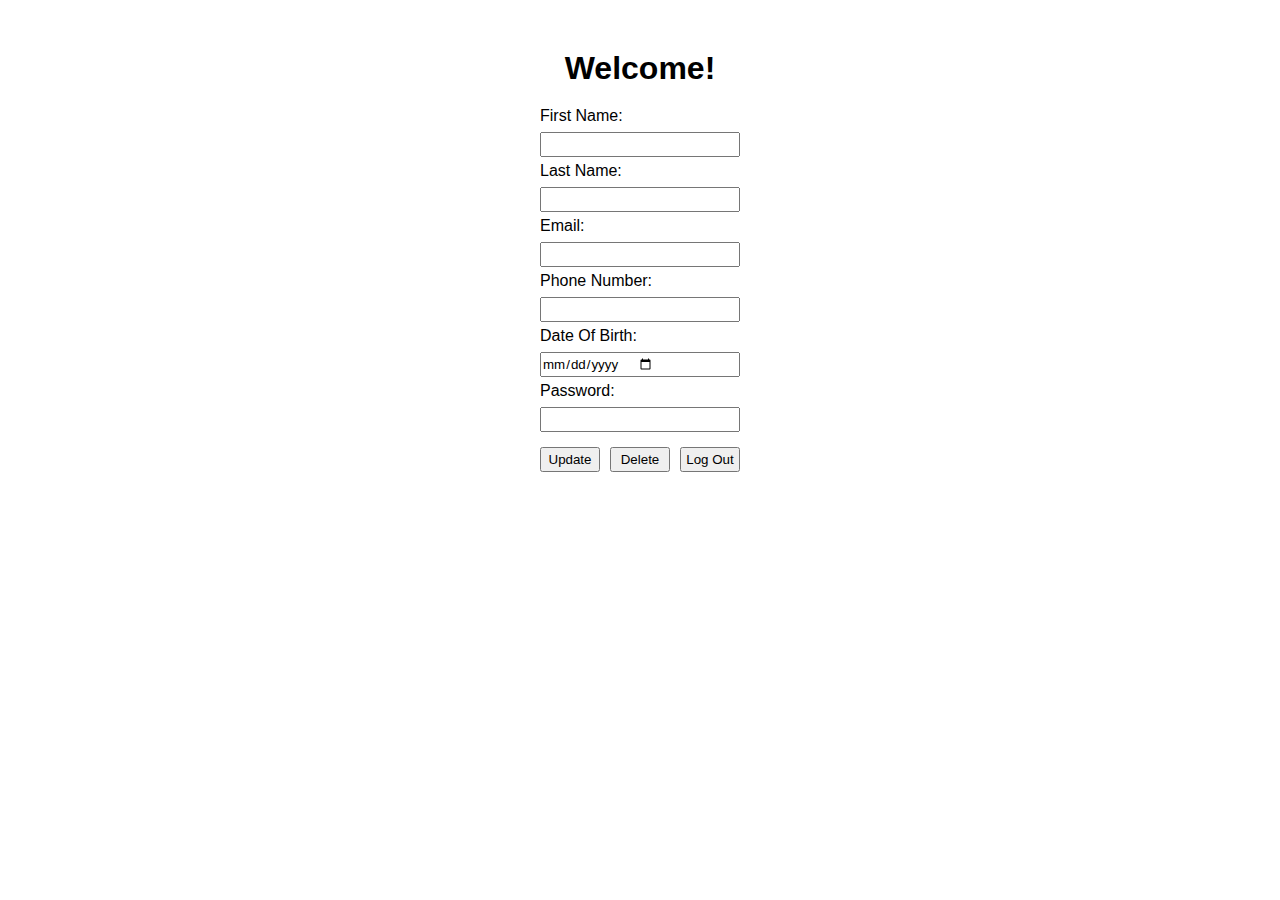
<file: profile.html>
<!DOCTYPE html>
<html lang="en">

<head>
  <meta charset="UTF-8">
  <meta http-equiv="X-UA-Compatible" content="IE=edge">
  <meta name="viewport" content="width=device-width, initial-scale=1.0">
  <link rel="stylesheet" href="css/profile.css">
  <title>Profile</title>
</head>

<body>
  <div class="title-profile">
    <h1>Welcome!</h1>
  </div>
  <form>
    <label for="first-name">First Name:</label>
    <input type="text" id="first-name">
    <label for="last-name">Last Name:</label>
    <input type="text" id="last-name">
    <label for="email">Email:</label>
    <input type="text" id="email">
    <label for="phone-number">Phone Number:</label>
    <input type="tel" id="phone-number">
    <label for="date-birth">Date Of Birth:</label>
    <input type="date" id="date-birth">
    <label for="password">Password:</label>
    <input type="password" id="password">
  </form>
  <div class="buttons">
    <button onclick="updateProfile(event)">Update</button>
    <button onclick="deleteProfile(event)">Delete</button>
    <button onclick="logoutProfile(event)">Log Out</button>
  </div>
  <script src="js/profile.js"></script>
</body>
</html>
</file>
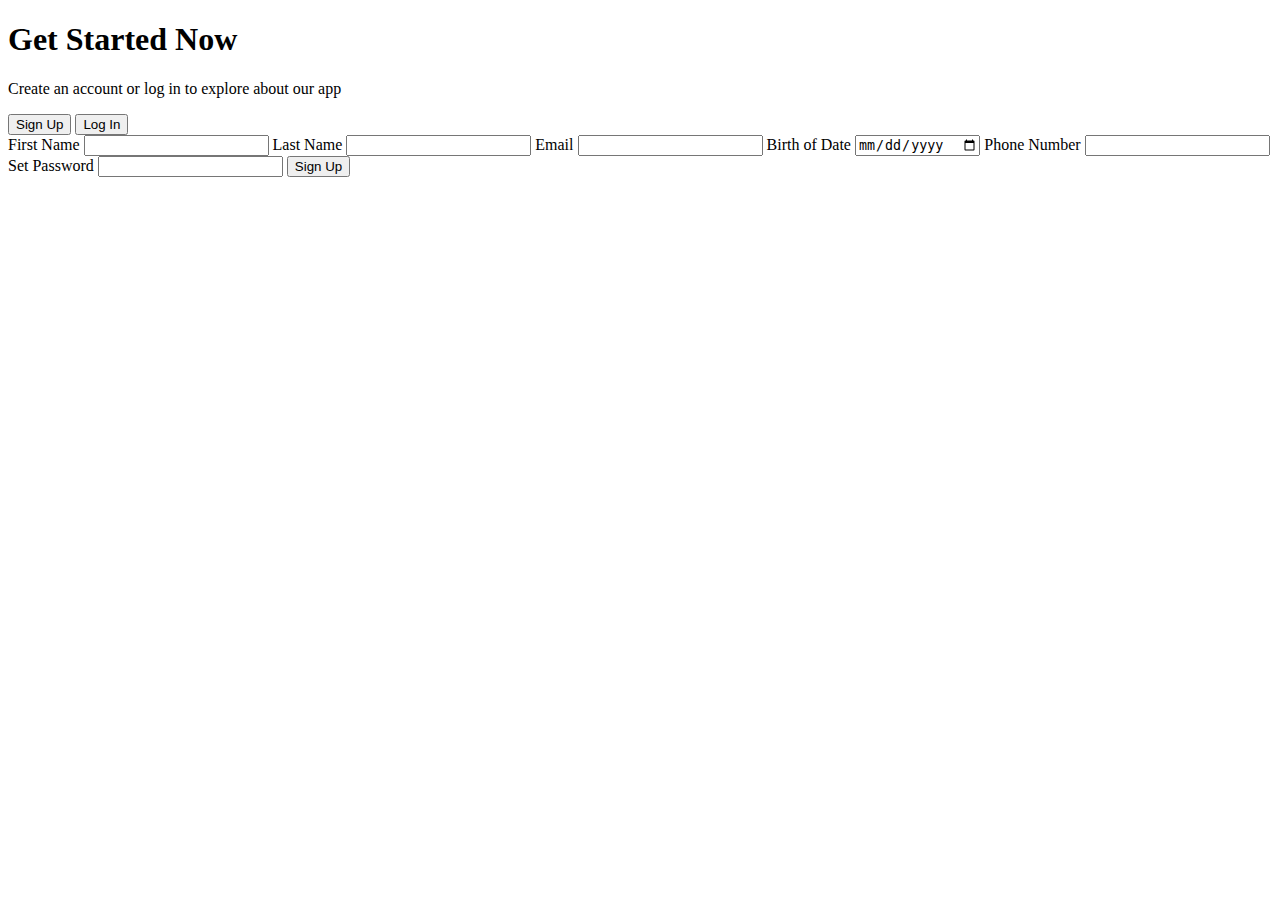
<file: signup.html>
<!DOCTYPE html>
<html lang="en">
<head>
    <meta charset="UTF-8">
    <meta http-equiv="X-UA-Compatible" content="IE=edge">
    <meta name="viewport" content="width=device-width, initial-scale=1.0">
    <title>Sign Up</title>
</head>
<body>
    <div class="tela-signup">
        <div class="titulo">
            <h1>Get Started Now</h1>
            <p>Create an account or log in to explore about our app</p>
        </div>

        <div class="botao-signup">
            <button>Sign Up</button>
            <button>Log In</button>
        </div>

        <div class="cad-signup">
            <label for="first-name">First Name</label>
            <input type="text" name="first-name" id="first-name">
            <label for="last-name">Last Name</label>
            <input type="text" name="last-name" id="last-name">
            <label for="email">Email</label>
            <input type="email" name="email" id="email">
            <label for="birth-date">Birth of Date</label>
            <input type="date" name="birth-date" id="birth-date">
            <label for="phone-number">Phone Number</label>
            <input type="tel" name="phone-number" id="phone-number">
            <label for="password">Set Password</label>
            <input type="password" name="password" id="password">
            <button>Sign Up</button>
        </div>
    </div>
</body>
</html>
</file>
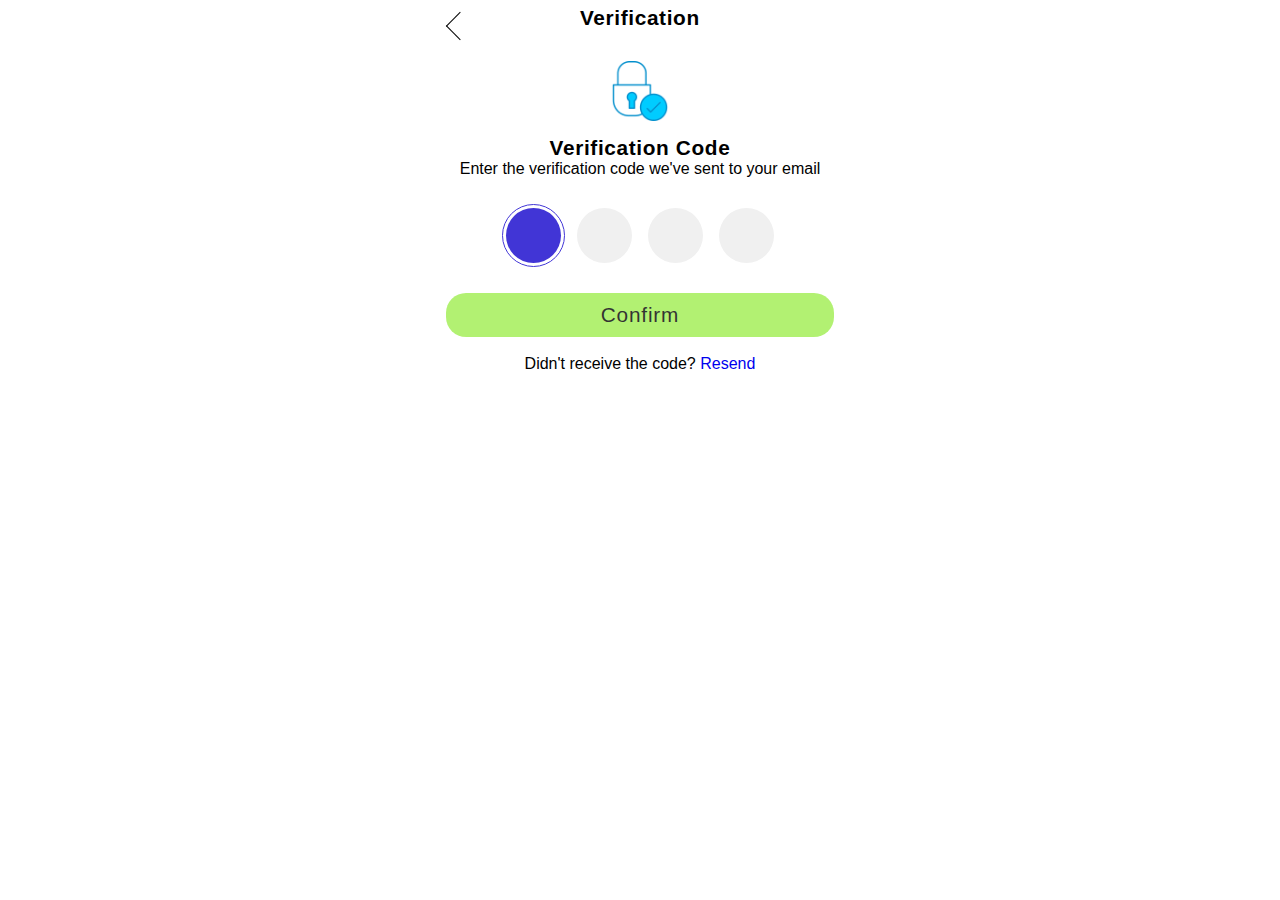
<file: verification.html>
<!DOCTYPE html>
<html lang="en">
<head>
    <meta charset="UTF-8">
    <meta http-equiv="X-UA-Compatible" content="IE=edge">
    <meta name="viewport" content="width=device-width, initial-scale=1.0">
    <link rel="stylesheet" href="css/verification.css">
    <title>Verification</title>
</head>
<body>
    <div class="verification-screen">
        <div class="screen-title">
            <a class="arrow-back" href="signup.html"></a>
            <h2>Verification</h2>
        </div> 
        
        <div class="icon">
            <img src="images/seguranca.png" alt="icon">
        </div>
        <h4>Verification Code</h4>
        <p>Enter the verification code we've sent to your email</p>
        <p id="get-email"></p> 
        <form >
            <div class="code-input">
                <input type="number" >
                <input type="number" disabled>
                <input type="number" disabled>
                <input type="number" disabled>
            </div>  
            <button class="btn-confirm">Confirm</button>
        </form>     
        <br>
        <p>Didn't receive the code? <a href="verification.html">Resend</a> </p>      
    </div>
<script src="js/verification.js"></script>
</body>
</html>
</file>
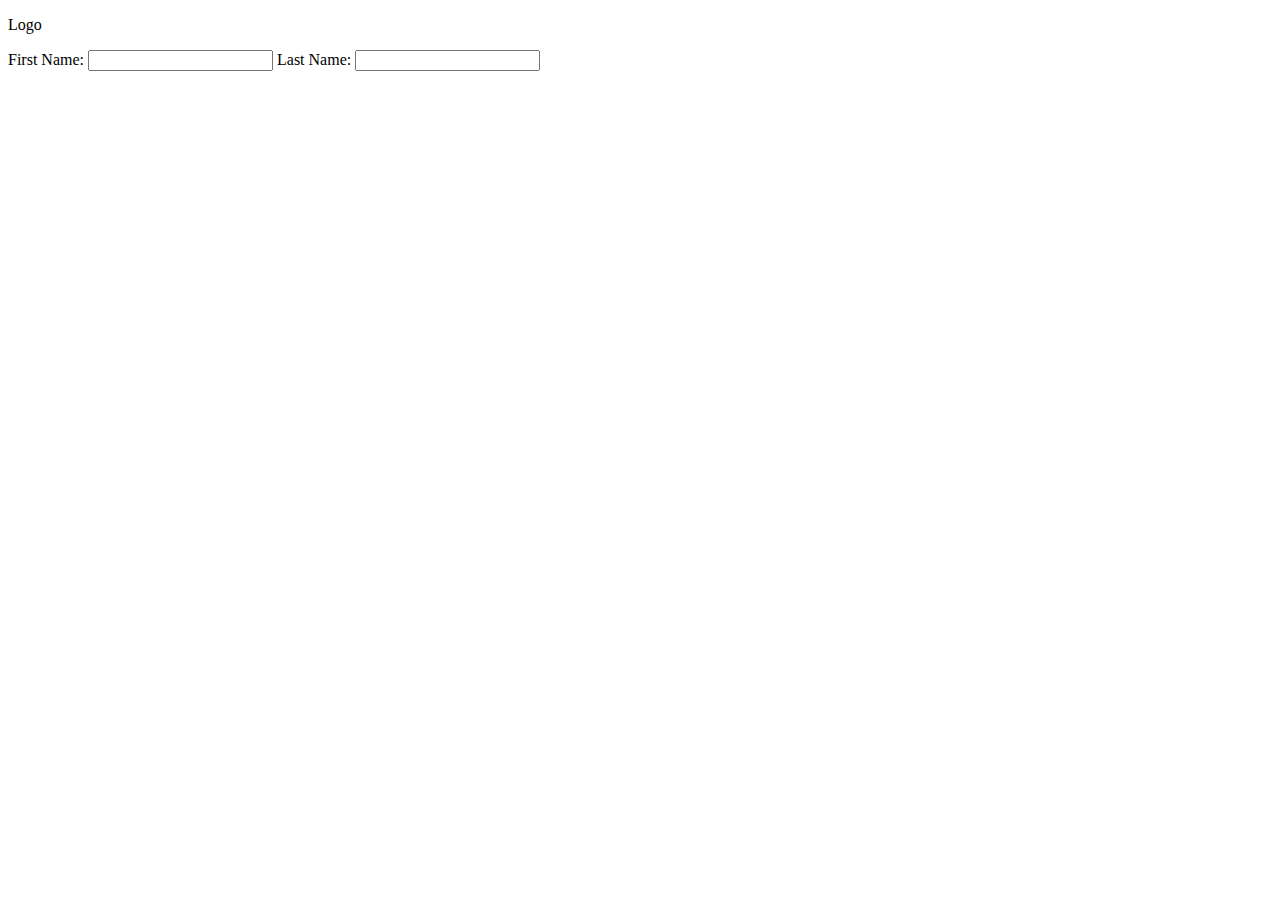
<file: welcome.html>
<!DOCTYPE html>
<html lang="en">
<head>
    <meta charset="UTF-8">
    <meta http-equiv="X-UA-Compatible" content="IE=edge">
    <meta name="viewport" content="width=device-width, initial-scale=1.0">
    <title>Profile</title>
</head>
<body>
    <div class="bgimg">
        <div class="topleft">
          <p>Logo</p>
        </div>
        <form>
          <label for="first-name">First Name:</label>
          <input type="text" id="first-name">
          <label for="lasst-name">Last Name:</label>
          <input type="text" id="last-name">
        </form>
      </div>
</body>
</html>
</file>
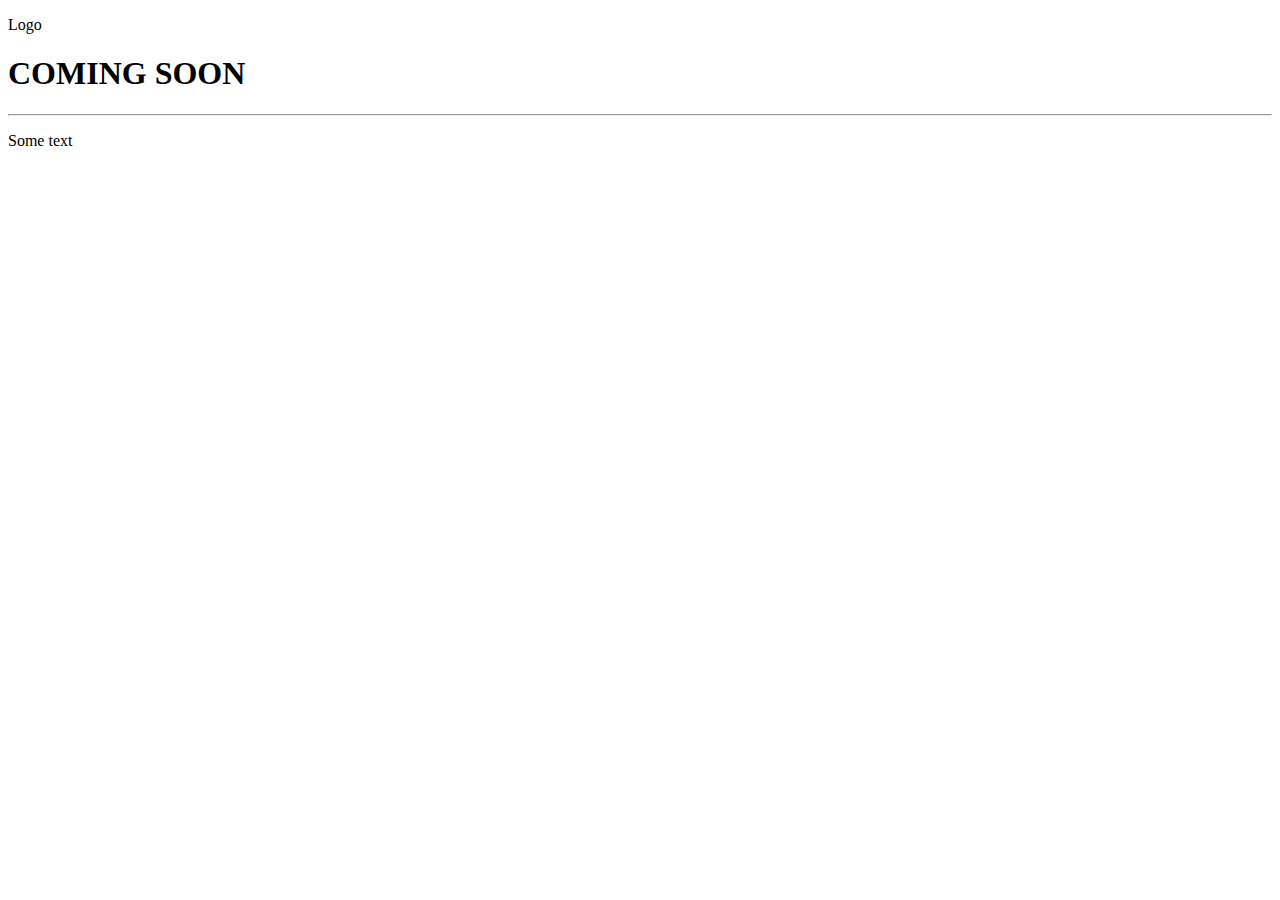
<file: welcome_page.html>
<!DOCTYPE html>
<html lang="en">
<head>
    <meta charset="UTF-8">
    <meta http-equiv="X-UA-Compatible" content="IE=edge">
    <meta name="viewport" content="width=device-width, initial-scale=1.0">
    <title>Welcome page</title>
</head>
<body>
    <div class="bgimg">
        <div class="topleft">
          <p>Logo</p>
        </div>
        <div class="middle">
          <h1>COMING SOON</h1>
          <hr>
        </div>
        <div class="bottomleft">
          <p>Some text</p>
        </div>
      </div>
</body>
</html>
</file>
<file: css/profile.css>
/* reset css */
* {
    margin: 0;
    padding: 0;
    box-sizing: border-box;
    font-family: "Bebas Neue", sans-serif;
}

html, 
body 
{
    min-width: 100vw;

}
.title-profile {
    margin-top: 50px;
    display: flex;
    flex-direction: column;
    justify-content: center;
    align-items: center;
}

form {
    margin-top: 20px;
    display: flex;
    flex-direction: column;
    justify-content: center;
    align-items: center;
}

label {
    display: flex;
    width: 200px;
    height: 25px;
}
input {
    display: flex;
    width: 200px;
    height: 25px;
    margin-bottom: 5px;
}

.buttons {
    display: flex;
    flex-direction: row;
    justify-content: center;
    align-items: center;
    margin-top: 10px;
}

button {
    display: flex;
    justify-content: center;
    align-items: center;
    width: 60px;
    height: 25px;
    margin-right: 5px;
    margin-left: 5px;
}
</file>
<file: css/verification.css>
/* reset css */
* {
    margin: 0;
    padding: 0;
    box-sizing: border-box;
    font-family: "Bebas Neue", sans-serif;
}

body
{
  min-width: 100vw;
  display: flex;
  justify-content: center;
  align-items: center;
}

.verification-screen {
  background-color: white;
  padding: 6px;
  width: 400px;
  height: 700px;
  display: flex;
  flex-direction: column;
  align-items: center;
  position: relative;
}

 .screen-title {
  width: 400px ;
  display: inline-flex;
  justify-content: flex-start;
}

 h2 {
    padding-left: 100px;
    text-align: center;
    font-size:  1.3rem;
    font-weight: 600;
    letter-spacing: .04rem;
    color: black;
}

.arrow-back {
  margin: 10px;
  width: 20px;
  height: 20px;
  border-top: 1px solid #000;
  border-left: 1px solid #000;
  transform: rotate(-45deg);
}

.verification-screen .icon {
  width: 90px;
  height: 90px;
  display: flex;
  justify-content: center;
  align-items: center;
  border-radius: 50%;
  margin: 0 auto;
}

.verification-screen .icon img {
  width: 60px;
  height: 60px;
}

.verification-screen h4 {
  font-size:  1.3rem;
  font-weight: 600;
  letter-spacing: .04rem;
  color: black;
}

.verification-screen form, .verification-screen form .code-input {
  width: 100%;
}

.verification-screen form .code-input {
  margin: 30px 0;
  display: flex;
  justify-content: center;
}

.verification-screen form input {
  width: 55px;
  height: 55px;
  margin: 0 8px;
  font-size:  1.5rem;
  text-align: center;
  background: #f0f0f0;
  color: transparent;
  text-shadow: 0 0 0 #040305;
  transition: .1s ease-in-out;
  border: none;
  border-radius: 50%;
}

.verification-screen form input::-webkit-inner-spin-button {
  display: none;
}

.verification-screen form input:focus{
  outline: 1px solid #4135d6;
  outline-offset: 3px;
  background-color: #4135d6;
  color: white;
}

.verification-screen form .btn-confirm {
  cursor: pointer;
  pointer-events: none;
  color: black;
  background-color: rgb(159, 238, 79);
  width: 100%;
  padding: 10px 0;
  font-size: 1.3rem;
  font-weight: 400;
  letter-spacing: .05rem;
  border-radius: 20px;
  border: none;
  opacity: .8;
  transition: .3s;
}

.verification-screen form .btn-confirm.ativo {
  opacity: 1;
  pointer-events: auto;
}

.verification-screen form button:hover{
  background-color: rgb(169, 237, 102);
}
a {
  text-decoration: none;
}
</file>
